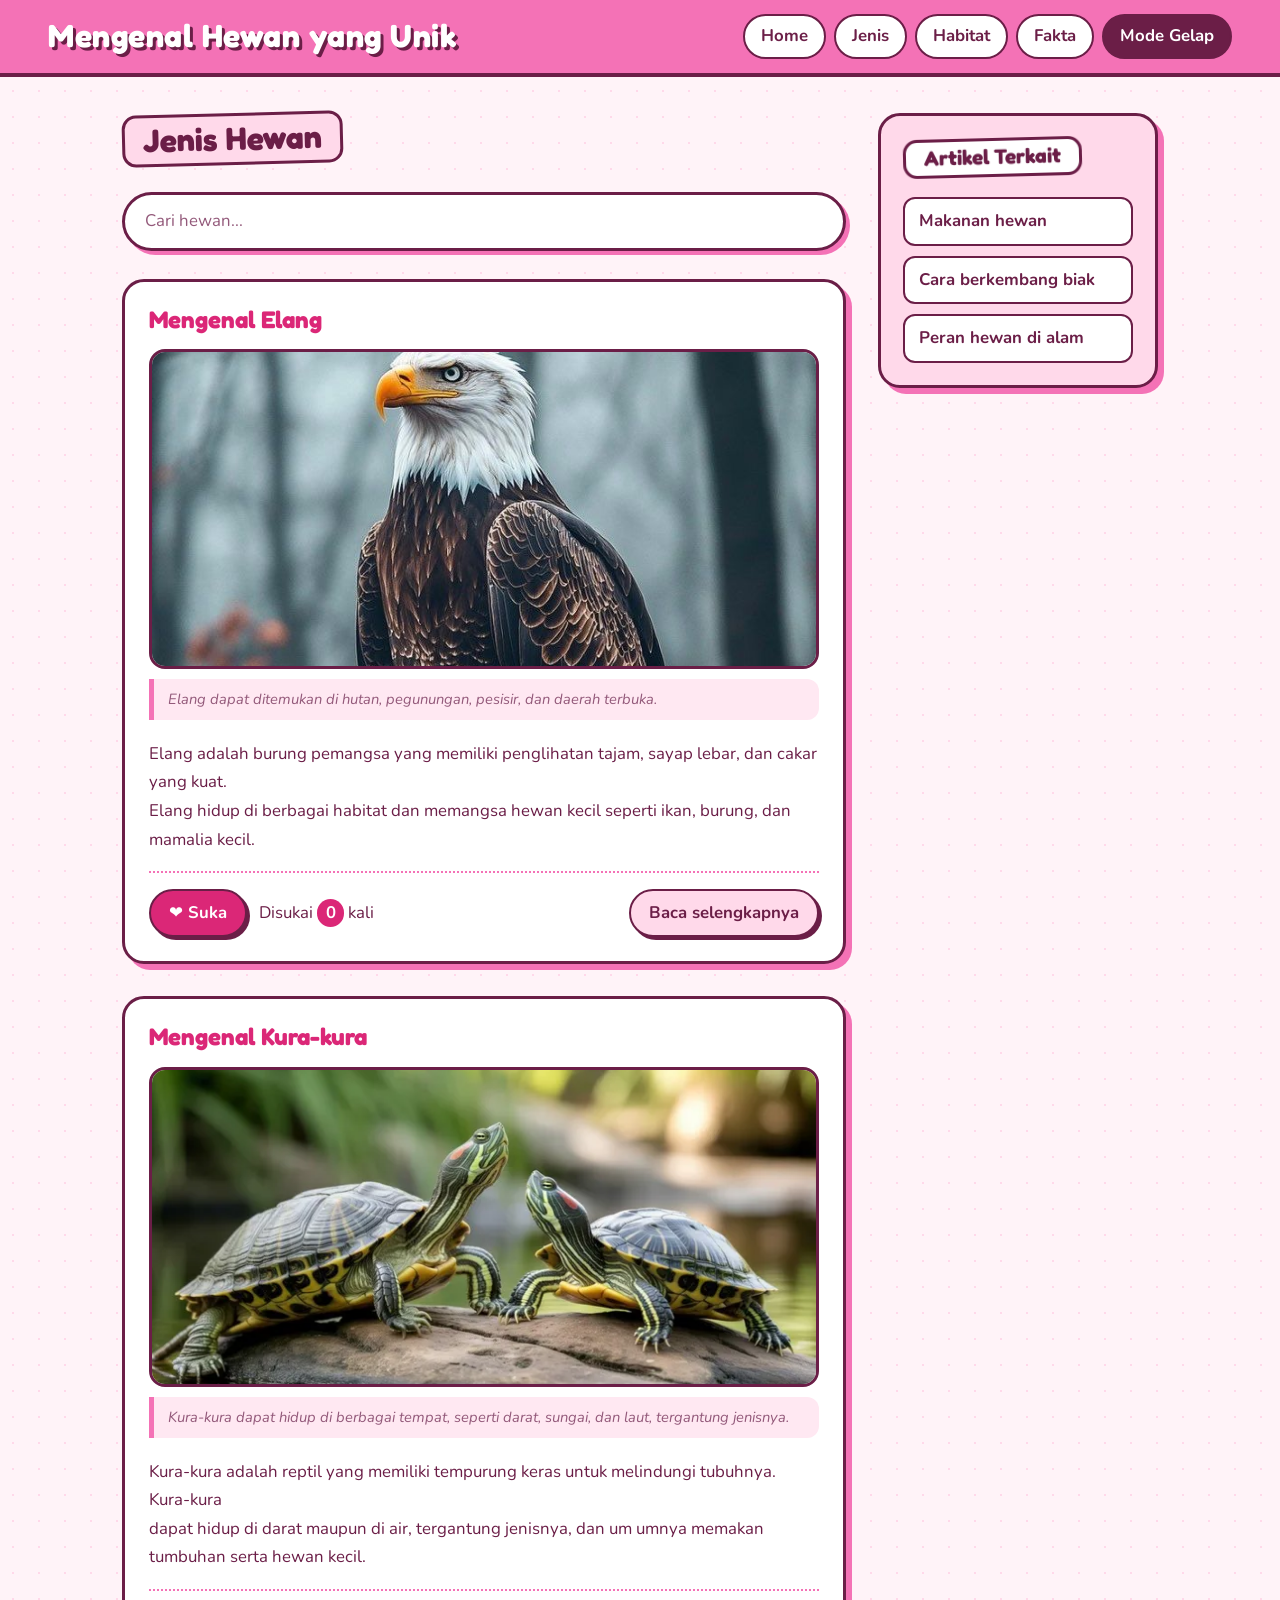
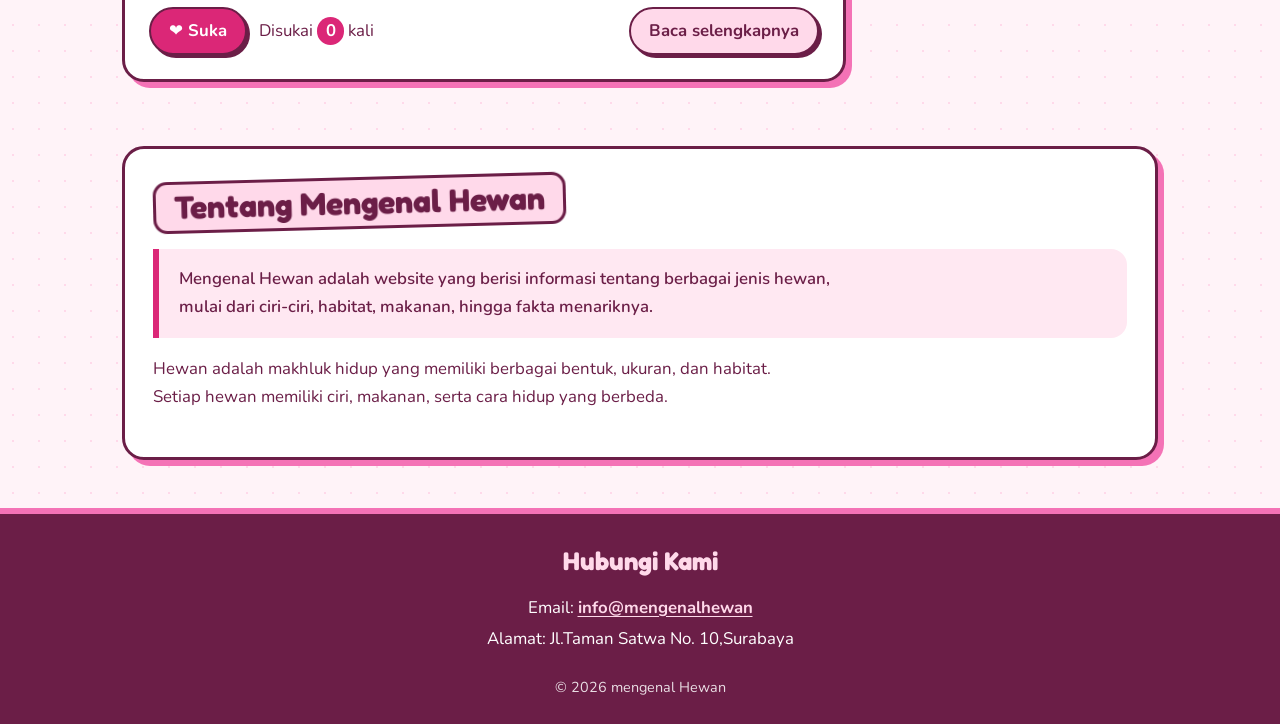
<file: index.html>
<!doctype html>
<html lang="en">
  <head>
    <meta charset="UTF-8" />
    <meta name="viewport" content="width=device-width, initial-scale=1.0" />
    <title>Mengenal Hewan</title>

    <link rel="stylesheet" href="style.css" />

    <!-- TAMBAHAN JS: menyambungkan file script.js. "defer" = tunggu HTML selesai dimuat dulu -->
    <script src="script.js" defer></script>

    <style>
      h1 {
        font-size: 20px;
        background-color: rgb(248, 133, 200);
      }
    </style>
  </head>
  <body>
    <!--Header-->
    <header id="judul">
      <h1>Mengenal Hewan</h1>

      <!--Navigasi-->
      <nav id="navigasi">
        <a href="#">Home</a>
        <a href="jenis.html">Jenis</a>
        <a href="habitat.html">Habitat</a>
        <a href="fakta.html">Fakta</a>
        <!-- TAMBAHAN JS: tombol mode gelap -->
        <button id="tombol-gelap">Mode Gelap</button>
      </nav>
    </header>

    <!--Konten Utama-->
    <main>
      <!--Section-->
      <section id="jenis">
        <h2>Jenis Hewan</h2>

        <!-- TAMBAHAN JS (Tantangan 2, opsional): kotak cari hewan -->
        <input type="text" id="cari" placeholder="Cari hewan..." />

        <!--article 1-->
        <article>
          <h3>Mengenal Elang</h3>
          <figure>
            <img src="fy19jst1kgls5h2.jpeg" alt="" width="400" height="225" />
            <figcaption>
              Elang dapat ditemukan di hutan, pegunungan, pesisir, dan daerah
              terbuka.
            </figcaption>
          </figure>

          <p>
            Elang adalah burung pemangsa yang memiliki penglihatan tajam, sayap
            lebar, dan cakar yang kuat. <br />
            Elang hidup di berbagai habitat dan memangsa hewan kecil seperti
            ikan, burung, dan mamalia kecil.
          </p>

          <!-- TAMBAHAN JS: teks tambahan (disembunyikan dulu lewat class "sembunyi") -->
          <p class="selengkapnya sembunyi">
            Elang membuat sarang di pohon tinggi atau tebing. Beberapa jenis
            elang di Indonesia, seperti Elang Jawa, termasuk satwa yang
            dilindungi.
          </p>

          <!-- TAMBAHAN JS: tombol Suka dan Baca selengkapnya -->
          <div class="aksi">
            <button class="btn-suka">❤ Suka</button>
            <span>Disukai <strong class="jumlah-suka">0</strong> kali</span>
            <button class="btn-baca">Baca selengkapnya</button>
          </div>
        </article>

        <!--article 2-->
        <article>
          <h3>Mengenal Kura-kura</h3>
          <figure>
            <img src="cara-membedakan-kura-kura-73d19a155ccc.webp" alt="" width="400" height="200" />
            <figcaption>
              Kura-kura dapat hidup di berbagai tempat, seperti darat, sungai,
              dan laut, tergantung jenisnya.
            </figcaption>
          </figure>
          <p>Kura-kura adalah reptil yang memiliki tempurung keras untuk
            melindungi tubuhnya. Kura-kura <br />
            dapat hidup di darat maupun di air, tergantung jenisnya, dan um
            umnya
            memakan tumbuhan serta hewan kecil.
          </p>

          <!-- TAMBAHAN JS: teks tambahan (disembunyikan dulu lewat class "sembunyi") -->
          <p class="selengkapnya sembunyi">
            Tempurung kura-kura menyatu dengan tulang punggung dan tulang
            rusuknya, sehingga kura-kura tidak bisa keluar dari tempurungnya.
            Beberapa jenis dapat hidup lebih dari 50 tahun.
          </p>

          <!-- TAMBAHAN JS: tombol Suka dan Baca selengkapnya -->
          <div class="aksi">
            <button class="btn-suka">❤ Suka</button>
            <span>Disukai <strong class="jumlah-suka">0</strong> kali</span>
            <button class="btn-baca">Baca selengkapnya</button>
          </div>
        </article>
      </section>

      <!--Aside/Sidebar-->
      <aside>
        <h2>Artikel Terkait</h2>
        <ul>
          <li><a href="#">Makanan hewan</a></li>
          <li><a href="#">Cara berkembang biak</a></li>
          <li><a href="#">Peran hewan di alam</a></li>
        </ul>
      </aside>

      <!--Section Tentang-->
      <section id="Tentang">
        <h2>Tentang Mengenal Hewan</h2>

        <div class="wrapper">
          <p>
            Mengenal Hewan adalah website yang berisi informasi tentang berbagai
            jenis hewan, <br />
            mulai dari ciri-ciri, habitat, makanan, hingga fakta menariknya.
          </p>
        </div>
        <p>
          Hewan adalah makhluk hidup yang memiliki berbagai bentuk, ukuran, dan
          habitat. <br />
          Setiap hewan memiliki ciri, makanan, serta cara hidup yang berbeda.
        </p>
      </section>
    </main>
    <!--Footer-->
    <footer id="kontak">
      <h2>Kontak</h2>

      <address class="alamat">
        Email:
        <a href="mailto:info@mengenalhewan">info@mengenalhewan</a>
        <br />

        Alamat: Jl.Taman Satwa No. 10,Surabaya
      </address>

      <p>&copy; 2026 mengenal Hewan</p>
    </footer>
  </body>
</html>
</file>
<file: style.css>
/* ============================================================
   Mengenal Hewan — tema pink
   Gaya: kartu "stiker" dengan garis tebal dan bayangan pink solid
   ============================================================ */
 
@import url("https://fonts.googleapis.com/css2?family=Fredoka:wght@500;600;700&family=Nunito:wght@400;600;700&display=swap");
 
/* ---------- Warna & variabel ---------- */
:root {
  --latar: #fff3f8; /* blush */
  --kartu: #ffffff;
  --pink: #f472b6; /* pink utama */
  --pink-tua: #db2777; /* untuk tombol & link */
  --pink-muda: #ffd9ea; /* petal */
  --pink-lembut: #ffe8f2;
  --berry: #6b1e47; /* teks utama */
  --berry-lembut: #93597a; /* teks sekunder */
  --garis: #6b1e47;
 
  --font-judul: "Fredoka", "Trebuchet MS", system-ui, sans-serif;
  --font-isi: "Nunito", "Segoe UI", system-ui, sans-serif;
 
  --radius: 22px;
  --bayangan: 6px 6px 0 var(--pink);
}
 
/* ---------- Mode gelap (mendukung beberapa nama class) ---------- */
body.gelap,
body.mode-gelap,
body.dark,
body.dark-mode,
[data-theme="dark"] body {
  --latar: #2a1020;
  --kartu: #3a1830;
  --pink: #f472b6;
  --pink-tua: #f9a8d4;
  --pink-muda: #5a2545;
  --pink-lembut: #4a1d3a;
  --berry: #ffe4f1;
  --berry-lembut: #e9b3d0;
  --garis: #f9a8d4;
  --bayangan: 6px 6px 0 #a3336f;
}
 
/* ---------- Dasar ---------- */
*,
*::before,
*::after {
  box-sizing: border-box;
}
 
html {
  scroll-behavior: smooth;
}
 
body {
  margin: 0;
  font-family: var(--font-isi);
  font-size: 1.05rem;
  line-height: 1.7;
  color: var(--berry);
  background-color: var(--latar);
  /* pola titik-titik halus */
  background-image: radial-gradient(var(--pink-muda) 1.5px, transparent 1.5px);
  background-size: 26px 26px;
  transition: background-color 0.3s, color 0.3s;
}
 
h1,
h2,
h3 {
  font-family: var(--font-judul);
  line-height: 1.2;
  margin: 0 0 0.6em;
}
 
p {
  margin: 0 0 1em;
  max-width: 68ch;
}
 
a {
  color: var(--pink-tua);
  font-weight: 700;
  text-underline-offset: 3px;
}
 
a:hover {
  color: var(--berry);
}
 
:focus-visible {
  outline: 3px solid var(--pink-tua);
  outline-offset: 3px;
  border-radius: 6px;
}
 
/* ---------- Header ---------- */
header#judul {
  position: sticky;
  top: 0;
  z-index: 10;
  display: flex;
  flex-wrap: wrap;
  align-items: center;
  justify-content: space-between;
  gap: 12px 24px;
  padding: 14px clamp(16px, 5vw, 48px);
  background: var(--pink);
  border-bottom: 4px solid var(--garis);
}
 
/* selector lebih spesifik supaya menimpa <style> h1 di dalam HTML */
header#judul h1 {
  margin: 0;
  font-size: clamp(1.5rem, 4vw, 2rem);
  color: #fff;
  background: none;
  letter-spacing: 0.5px;
  text-shadow: 3px 3px 0 var(--garis);
}
 
/* ---------- Navigasi ---------- */
#navigasi {
  display: flex;
  flex-wrap: wrap;
  align-items: center;
  gap: 8px;
}
 
#navigasi a {
  padding: 6px 16px;
  color: var(--berry);
  background: #fff;
  border: 2px solid var(--garis);
  border-radius: 999px;
  text-decoration: none;
  font-weight: 700;
  transition: transform 0.15s, background 0.15s;
}
 
#navigasi a:hover {
  background: var(--pink-muda);
  transform: translateY(-2px);
}
 
#tombol-gelap {
  font: inherit;
  font-weight: 700;
  padding: 6px 16px;
  color: #fff;
  background: var(--berry);
  border: 2px solid var(--garis);
  border-radius: 999px;
  cursor: pointer;
  transition: transform 0.15s;
}
 
#tombol-gelap:hover {
  transform: translateY(-2px) rotate(-2deg);
}
 
/* ---------- Layout utama ---------- */
main {
  max-width: 1100px;
  margin: 0 auto;
  padding: 36px clamp(16px, 4vw, 32px) 48px;
  display: grid;
  grid-template-columns: minmax(0, 1fr) 280px;
  gap: 32px;
  align-items: start;
}
 
#jenis {
  grid-column: 1;
}
 
aside {
  grid-column: 2;
  grid-row: 1;
  position: sticky;
  top: 100px;
}
 
#Tentang {
  grid-column: 1 / -1;
}
 
/* ---------- Judul section ---------- */
main h2 {
  font-size: clamp(1.5rem, 3vw, 2rem);
  display: inline-block;
  padding: 4px 18px;
  background: var(--pink-muda);
  border: 3px solid var(--garis);
  border-radius: 14px;
  transform: rotate(-1.5deg);
}
 
/* ---------- Kotak cari ---------- */
#cari {
  display: block;
  width: 100%;
  margin: 8px 0 28px;
  padding: 12px 20px;
  font: inherit;
  color: var(--berry);
  background: var(--kartu);
  border: 3px solid var(--garis);
  border-radius: 999px;
  box-shadow: 4px 4px 0 var(--pink);
  transition: box-shadow 0.2s, transform 0.2s;
}
 
#cari::placeholder {
  color: var(--berry-lembut);
}
 
#cari:focus {
  outline: none;
  transform: translate(-2px, -2px);
  box-shadow: 6px 6px 0 var(--pink-tua);
}
 
/* ---------- Kartu artikel ---------- */
article {
  margin-bottom: 32px;
  padding: 24px;
  background: var(--kartu);
  border: 3px solid var(--garis);
  border-radius: var(--radius);
  box-shadow: var(--bayangan);
}
 
article h3 {
  font-size: 1.5rem;
  color: var(--pink-tua);
}
 
figure {
  margin: 0 0 20px;
}
 
figure img {
  display: block;
  width: 100%;
  height: auto;
  max-height: 320px;
  object-fit: cover;
  border: 3px solid var(--garis);
  border-radius: 16px;
  background: var(--pink-lembut);
}
 
figcaption {
  margin-top: 10px;
  padding: 8px 14px;
  font-size: 0.92rem;
  font-style: italic;
  color: var(--berry-lembut);
  background: var(--pink-lembut);
  border-left: 5px solid var(--pink);
  border-radius: 0 12px 12px 0;
}
 
/* ---------- Teks "baca selengkapnya" ---------- */
.selengkapnya {
  padding: 14px 18px;
  background: var(--pink-lembut);
  border: 2px dashed var(--pink);
  border-radius: 14px;
}
 
.sembunyi {
  display: none;
}
 
/* ---------- Tombol suka & baca ---------- */
.aksi {
  display: flex;
  flex-wrap: wrap;
  align-items: center;
  gap: 12px;
  margin-top: 8px;
  padding-top: 16px;
  border-top: 2px dotted var(--pink);
}
 
.aksi button {
  font: inherit;
  font-weight: 700;
  padding: 8px 18px;
  border: 2px solid var(--garis);
  border-radius: 999px;
  cursor: pointer;
  box-shadow: 3px 3px 0 var(--garis);
  transition: transform 0.12s, box-shadow 0.12s;
}
 
.aksi button:hover {
  transform: translate(-1px, -1px);
  box-shadow: 4px 4px 0 var(--garis);
}
 
.aksi button:active {
  transform: translate(3px, 3px);
  box-shadow: 0 0 0 var(--garis);
}
 
.btn-suka {
  color: #fff;
  background: var(--pink-tua);
}
 
.btn-baca {
  color: var(--berry);
  background: var(--pink-muda);
  margin-left: auto;
}
 
.jumlah-suka {
  display: inline-block;
  min-width: 1.6em;
  padding: 0 8px;
  text-align: center;
  color: #fff;
  background: var(--pink-tua);
  border-radius: 999px;
}
 
/* ---------- Sidebar ---------- */
aside {
  padding: 22px;
  background: var(--pink-muda);
  border: 3px solid var(--garis);
  border-radius: var(--radius);
  box-shadow: var(--bayangan);
}
 
aside h2 {
  font-size: 1.3rem;
  background: var(--kartu);
}
 
aside ul {
  margin: 8px 0 0;
  padding: 0;
  list-style: none;
}
 
aside li + li {
  margin-top: 10px;
}
 
aside li a {
  display: block;
  padding: 8px 14px;
  color: var(--berry);
  background: var(--kartu);
  border: 2px solid var(--garis);
  border-radius: 12px;
  text-decoration: none;
  transition: transform 0.15s, background 0.15s;
}
 
aside li a:hover {
  background: var(--pink);
  color: #fff;
  transform: translateX(6px);
}
 
/* ---------- Tentang ---------- */
#Tentang {
  padding: 28px;
  background: var(--kartu);
  border: 3px solid var(--garis);
  border-radius: var(--radius);
  box-shadow: var(--bayangan);
}
 
.wrapper {
  margin-bottom: 1em;
  padding: 16px 20px;
  background: var(--pink-lembut);
  border-left: 6px solid var(--pink-tua);
  border-radius: 0 16px 16px 0;
}
 
.wrapper p {
  margin: 0;
  font-weight: 600;
}
 
/* ---------- Footer ---------- */
footer#kontak {
  padding: 32px clamp(16px, 5vw, 48px) 24px;
  color: #fff;
  background: var(--berry);
  border-top: 6px solid var(--pink);
  text-align: center;
}
 
footer#kontak h2 {
  color: var(--pink-muda);
  font-size: 1.6rem;
}
 
.alamat {
  font-style: normal;
  line-height: 1.9;
}
 
footer#kontak a {
  color: var(--pink-muda);
}
 
footer#kontak a:hover {
  color: #fff;
}
 
footer#kontak p {
  margin: 20px auto 0;
  font-size: 0.9rem;
  opacity: 0.85;
}
 
/* ---------- Responsif ---------- */
@media (max-width: 800px) {
  main {
    grid-template-columns: 1fr;
  }
 
  #jenis,
  aside,
  #Tentang {
    grid-column: 1;
  }
 
  aside {
    grid-row: auto;
    position: static;
    order: 2;
  }
 
  #Tentang {
    order: 3;
  }
 
  header#judul {
    position: static;
    justify-content: center;
    text-align: center;
  }
 
  #navigasi {
    justify-content: center;
  }
 
  .btn-baca {
    margin-left: 0;
  }
}
 
/* ---------- Hormati preferensi kurangi gerakan ---------- */
@media (prefers-reduced-motion: reduce) {
  * {
    transition: none !important;
    scroll-behavior: auto !important;
  }
}
</file>
